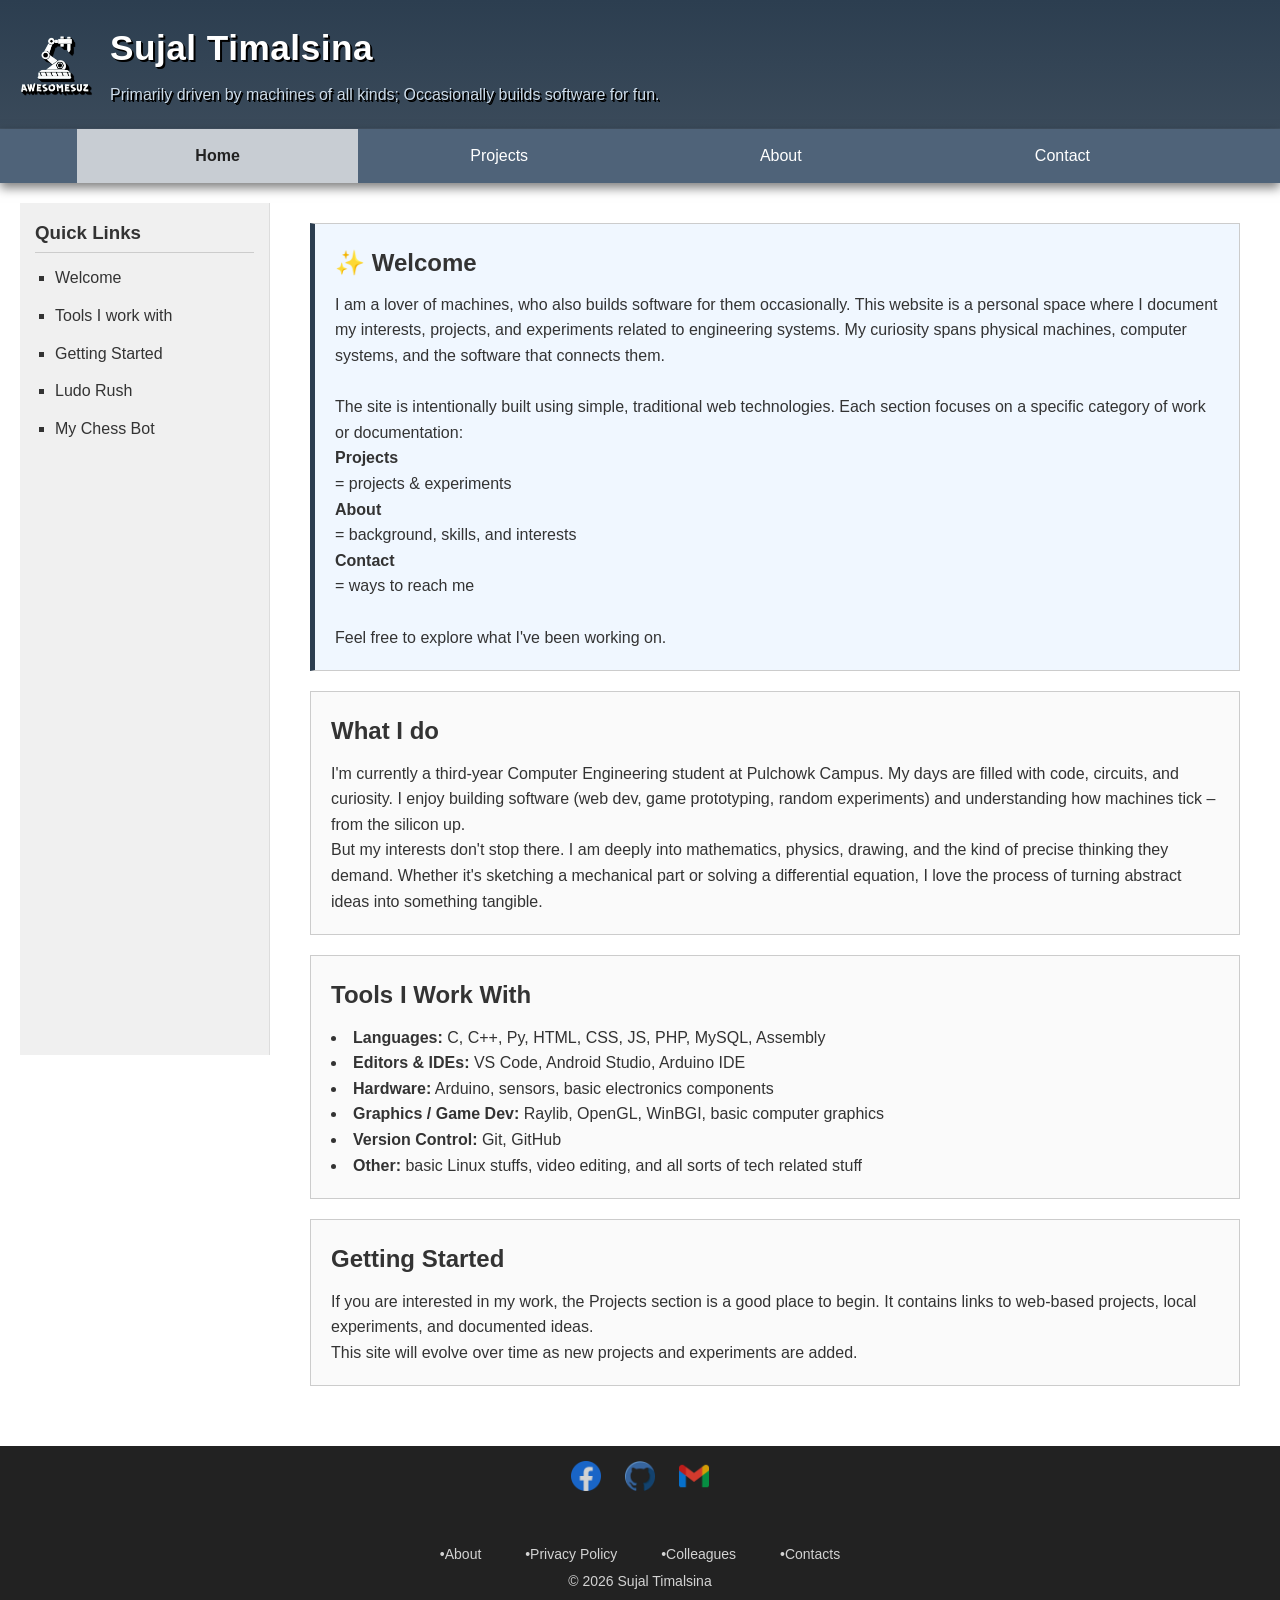
<file: index.html>
<!DOCTYPE html>
<html lang="en">
<head>
    <meta charset="UTF-8">
    <meta name="viewport" content="width=device-width, initial-scale=1.0">
    <meta name="google-adsense-account" content="ca-pub-1190112869722832">
    <script async src="https://pagead2.googlesyndication.com/pagead/js/adsbygoogle.js?client=ca-pub-1190112869722832"
     crossorigin="anonymous"></script>
    <title>Sujal Timalsina | Home</title>
    <link rel="stylesheet" href="css/style.css">
    <link rel="icon" href="images/favicon.png" type="image/png">
</head>
<body>
<div class="container">

    <header class="site-header">
        <img src="images/logo.png" alt="Logo" class="site-logo">
        <div class="site-title">
            <h1>Sujal Timalsina</h1>
            <p>
                Primarily driven by machines of all kinds; Occasionally builds software for fun.
            </p>
        </div>
    </header>

    <!-- Full navigation – visible on desktop -->
    <nav id="full-nav">
        <ul>
            <li><a href="index.html" class="active">Home</a></li>
            <li><a href="projects.html">Projects</a></li>
            <li><a href="about.html">About</a></li>
            <li><a href="contact.html">Contact</a></li>
        </ul>
    </nav>

    <nav id="collapsed-nav">
        <span class="current-page">Home</span>
        <button class="nav-toggle" aria-label="Toggle navigation">☰</button>       
    </nav>

    <!-- Implemented this as a separate part -->
    <div id="mobile-drawer">
            <a href="projects.html">Projects</a>
            <a href="about.html">About</a>
            <a href="contact.html">Contact</a>
    </div>

    <div class="main">
        <aside>
            <h3>Quick Links</h3>
            <ul>
                <li><a href="#welcome">Welcome</a></li>
                <li><a href="#tools">Tools I work with</a></li>
                <li><a href="#getting-started">Getting Started</a></li>
                <li><a href="projects.html#ludo">Ludo Rush</a></li>
                <li><a href="projects.html#chess-bot">My Chess Bot</a></li>
            </ul>
        </aside>

        <section class="content">
            <div class="box overview-box" id="welcome">
                <h2>✨ Welcome</h2>
                <p>
                    I am a lover of machines, who also builds software for them occasionally.
                    This website is a personal space where I document my interests,
                    projects, and experiments related to engineering systems.
                    My curiosity spans physical machines, computer systems, and
                    the software that connects them.
                </p>
                <br>
                <p>
                    The site is intentionally built using simple, traditional web technologies.
                    Each section focuses on a specific category of work or documentation:
                </p>
                <p class="site-nav-item">
                    <strong>Projects</strong><br>
                    <span class="site-nav-desc">= projects & experiments</span>
                </p>
                <p class="site-nav-item">
                    <strong>About</strong><br>
                    <span class="site-nav-desc">= background, skills, and interests</span>
                </p>
                <p class="site-nav-item">
                    <strong>Contact</strong><br>
                    <span class="site-nav-desc">= ways to reach me</span>
                </p>
                <br>
                <p>
                    Feel free to explore what I've been working on.
                </p>
            </div>

            <div class="box">
                <h2>What I do</h2>
                <p>
                    I'm currently a third-year Computer Engineering student at Pulchowk Campus. 
                    My days are filled with code, circuits, and curiosity. I enjoy building software 
                    (web dev, game prototyping, random experiments) and understanding how machines tick – 
                    from the silicon up.
                </p>
                <p>
                    But my interests don't stop there. I am deeply into mathematics, physics,
                    drawing, and the kind of precise thinking they demand. 
                    Whether it's sketching a mechanical part or solving a differential equation, 
                    I love the process of turning abstract ideas into something tangible.
                </p>
            </div>

            <div class="box" id="tools">
                <h2>Tools I Work With</h2>
                <ul>
                    <li><strong>Languages:</strong> C, C++, Py, HTML, CSS, JS, PHP, MySQL, Assembly</li>
                    <li><strong>Editors & IDEs:</strong> VS Code, Android Studio, Arduino IDE</li>
                    <li><strong>Hardware:</strong> Arduino, sensors, basic electronics components</li>
                    <li><strong>Graphics / Game Dev:</strong> Raylib, OpenGL, WinBGI, basic computer graphics</li>
                    <li><strong>Version Control:</strong> Git, GitHub</li>
                    <li><strong>Other:</strong> basic Linux stuffs, video editing, and all sorts of tech related stuff</li>
                </ul>
            </div>

            <div class="box" id="getting-started">
                <h2>Getting Started</h2>
                <p>
                    If you are interested in my work, the Projects section is a good
                    place to begin. It contains links to web-based projects, local
                    experiments, and documented ideas.
                </p>
                <p>
                    This site will evolve over time as new projects and experiments
                    are added.
                </p>
            </div>

        </section>
    </div>

    <footer>
        <div class="social-icons">
            <a href="https://facebook.com/tmcna.sujal" target="_blank">
                <img src="images/facebook.png" alt="Facebook">
            </a>
            <a href="https://github.com/awesomesuz" target="_blank">
                <img src="images/github.png" alt="GitHub">
            </a>
            <a href="mailto:sujaltmcna@gmail.com">
                <img src="images/gmail.png" alt="Gmail">
            </a>
        </div>

        <div class="footer-links">
            <a href="about.html">•About</a>
            <a href="privacy.html">•Privacy Policy</a>
            <a href="colleagues.html">•Colleagues</a>
            <a href="contact.html">•Contacts</a>
        </div>

        <div class="copyright">
            © 2026 Sujal Timalsina
        </div>
    </footer>

</div>

<script src="js/main.js"></script>
</body>
</html>
</file>
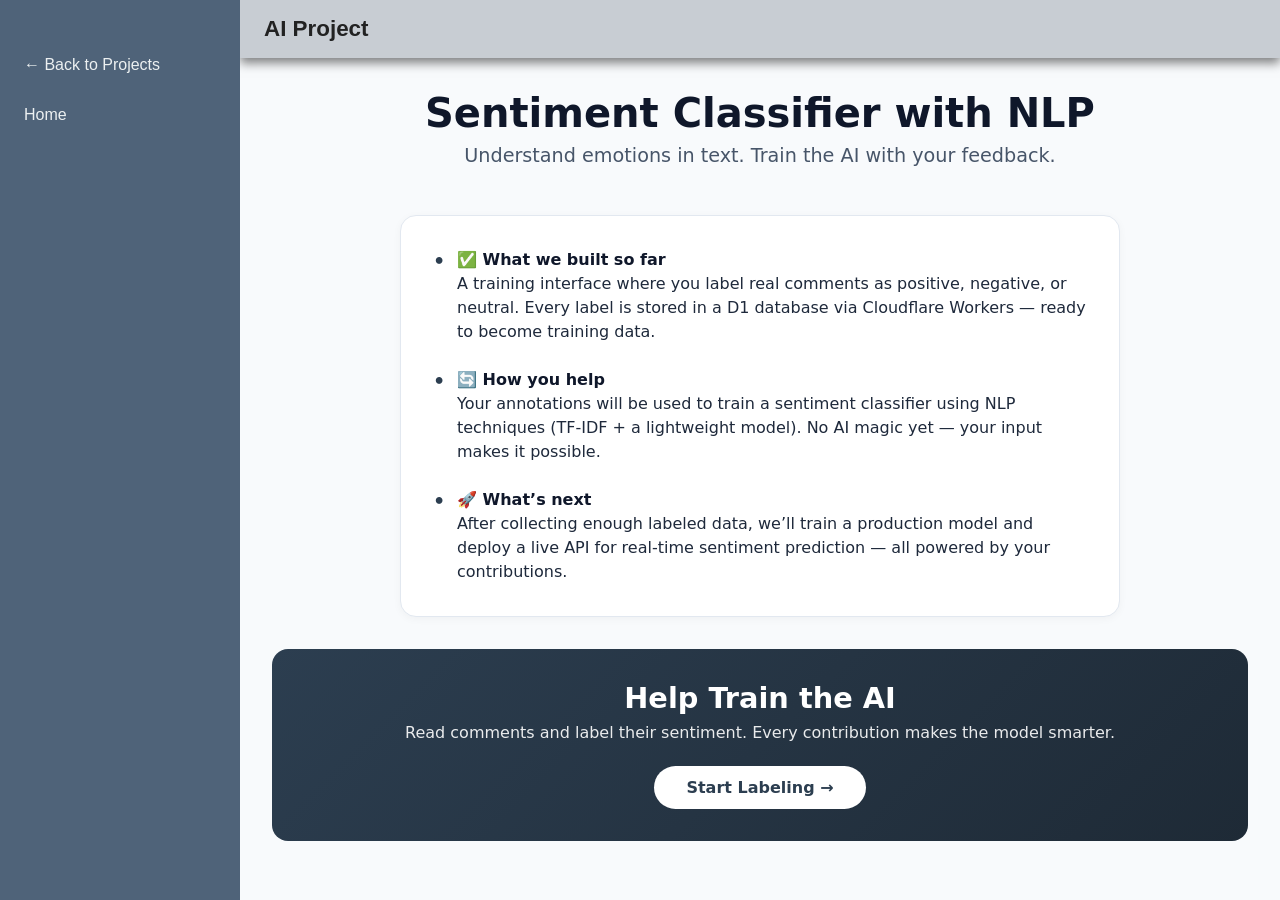
<file: projects/aiproject/index.html>
<!DOCTYPE html>
<html lang="en">
<head>
    <meta charset="UTF-8">
    <meta name="viewport" content="width=device-width, initial-scale=1.0">
    <title>Sujal Timalsina | AI</title>
    <link rel="stylesheet" href="../../css/projects.css">
    <link rel="stylesheet" href="style.css">
</head>
<body>
    <div class="project-layout">
        <aside class="project-sidebar">
            <ul>
                <li><a href="../../projects.html">← Back to Projects</a></li>
                <li><a href="../../index.html">Home</a></li>
            </ul>
        </aside>
        <div class="project-content">
            <header class="project-header">
                <button class="menu-toggle" aria-label="Menu">☰</button>
                <h1>AI Project</h1>
            </header>
            
            <main class="project-main">
                
                <div class="main-title">
                    <h1>Sentiment Classifier with NLP</h1>
                    <p class="tagline">Understand emotions in text. Train the AI with your feedback.</p>
                </div>

                <div class="simple-feature-box">
                    <ul>
                        <li><strong>✅ What we built so far</strong><br>A training interface where you label real comments as positive, negative, or neutral. Every label is stored in a D1 database via Cloudflare Workers — ready to become training data.</li>
                        <li><strong>🔄 How you help</strong><br>Your annotations will be used to train a sentiment classifier using NLP techniques (TF‑IDF + a lightweight model). No AI magic yet — your input makes it possible.</li>
                        <li><strong>🚀 What’s next</strong><br>After collecting enough labeled data, we’ll train a production model and deploy a live API for real‑time sentiment prediction — all powered by your contributions.</li>
                    </ul>
                </div>

                <!-- (links to train.html) -->
                <div class="cta-section">
                    <h2>Help Train the AI</h2>
                    <p>Read comments and label their sentiment. Every contribution makes the model smarter.</p>
                    <a href="train.html" class="cta-button">Start Labeling →</a>
                </div>
            </main>
        </div>
    </div>
    <script src="../../js/projects.js"></script>
</body>
</html>
</file>
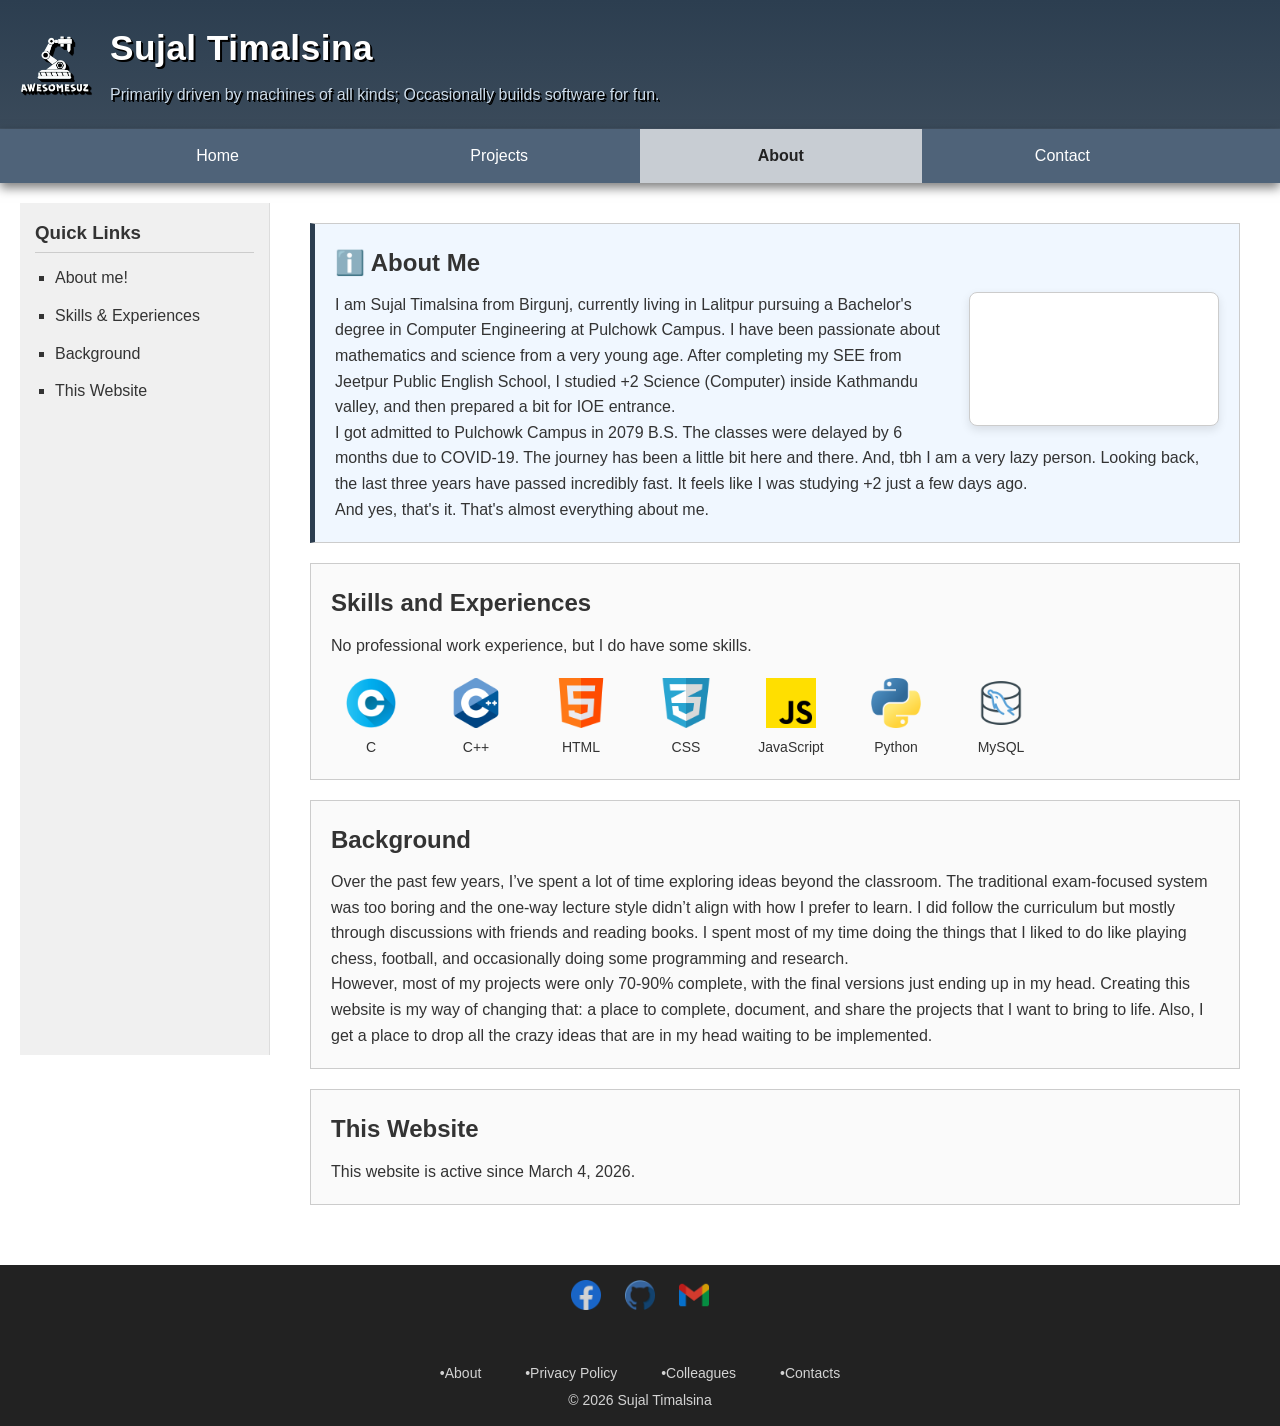
<file: about.html>
<!DOCTYPE html>
<html lang="en">
<head>
    <meta charset="UTF-8">
    <meta name="viewport" content="width=device-width, initial-scale=1.0">
    <meta name="google-adsense-account" content="ca-pub-1190112869722832">
    <script async src="https://pagead2.googlesyndication.com/pagead/js/adsbygoogle.js?client=ca-pub-1190112869722832"
     crossorigin="anonymous"></script>
    <title>Sujal Timalsina | About</title>
    <link rel="stylesheet" href="css/style.css">
    <link rel="icon" href="images/favicon.png" type="image/png">
</head>
<body>
<div class="container">

    <header class="site-header">
        <img src="images/logo.png" alt="Logo" class="site-logo">
        <div class="site-title">
            <h1>Sujal Timalsina</h1>
            <p>Primarily driven by machines of all kinds; Occasionally builds software for fun.</p>
        </div>
    </header>

    <nav id="full-nav">
        <ul>
            <li><a href="index.html">Home</a></li>
            <li><a href="projects.html">Projects</a></li>
            <li><a href="about.html" class="active">About</a></li>
            <li><a href="contact.html">Contact</a></li>
        </ul>
    </nav>

    <!-- Collapsed navigation – visible on mobile -->
    <nav id="collapsed-nav">
        <span class="current-page">About</span>
        <button class="nav-toggle" aria-label="Toggle navigation">☰</button>
    </nav>

    <!-- Mobile drawer -->
    <div id="mobile-drawer">
        <a href="index.html">Home</a>
        <a href="projects.html">Projects</a>
        <a href="contact.html">Contact</a>
    </div>

    <div class="main">
        <aside>
            <h3>Quick Links</h3>
            <ul>
                <li><a href="#about-me">About me!</a></li>
                <li><a href="#skills">Skills & Experiences</a></li>
                <li><a href="#background">Background</a></li>
                <li><a href="#this-website">This Website</a></li>
            </ul>
        </aside>

        <section class="content">

            <div class="box overview-box" id="about-me">
                <h2>ℹ️ About Me</h2>

                <div class="about-image-box">
                    <video src="images/me.mp4" autoplay loop muted>
    			Your browser does not support the video tag.
		    </video>
                </div>

                <p>
                    I am Sujal Timalsina from Birgunj, currently living in Lalitpur pursuing a Bachelor's degree in 
                    Computer Engineering at Pulchowk Campus. I have been passionate about mathematics and science 
                    from a very young age. After completing my SEE from Jeetpur Public English School, I studied 
                    +2 Science (Computer) inside Kathmandu valley, and then prepared a bit for IOE entrance.
                </p>
                <p>
                    I got admitted to Pulchowk Campus in 2079 B.S. The classes were delayed by 6 months due to COVID-19. 
                    The journey has been a little bit here and there. And, tbh I am a very lazy person.
                    Looking back, the last three years have passed incredibly fast. It feels like I was studying
                    +2 just a few days ago.
                </p>
                <p>
                    And yes, that's it. That's almost everything about me. 
                </p>
            </div>

            <div class="box" id="skills">
                <h2>Skills and Experiences</h2>

                <p>No professional work experience, but I do have some skills.</p>

                <div class="skills-container">
                    <div class="skill">
                        <img src="images/skills/c.png" alt="C">
                        <span>C</span>
                    </div>
                    <div class="skill">
                        <img src="images/skills/cpp.png" alt="C++">
                        <span>C++</span>
                    </div>
                    <div class="skill">
                        <img src="images/skills/html.png" alt="HTML">
                        <span>HTML</span>
                    </div>
                    <div class="skill">
                        <img src="images/skills/css.png" alt="CSS">
                        <span>CSS</span>
                    </div>
                    <div class="skill">
                        <img src="images/skills/js.png" alt="JavaScript">
                        <span>JavaScript</span>
                    </div>
		    <div class="skill">
                        <img src="images/skills/python.png" alt="Python">
                        <span>Python</span>
                    </div>
		    <div class="skill">
                        <img src="images/skills/mysql.png" alt="MySql">
                        <span>MySQL</span>
                    </div>

                </div>
            </div>

            <div class="box" id="background">
                <h2>Background</h2>
                <p>
                    Over the past few years, I’ve spent a lot of time exploring ideas beyond the classroom. The 
                    traditional exam-focused system was too boring and the one-way lecture style didn’t align 
                    with how I prefer to learn. I did follow the curriculum but mostly through discussions with 
                    friends and reading books. I spent most of my time doing the things that I liked
                    to do like playing chess, football, and occasionally doing some programming and research.
                </p>
                <p>
                    However, most of my projects were only 70-90% complete, with the final versions just ending up 
                    in my head. Creating this website is my way of changing that: a place to complete, document, 
                    and share the projects that I want to bring to life. Also, I get a place to drop all the crazy 
                    ideas that are in my head waiting to be implemented.
                </p>
            </div>

            <div class="box" id="this-website">
                <h2>This Website</h2>
                <p>This website is active since March 4, 2026.</p>
            </div>

        </section>
    </div>

    <footer>
        <div class="social-icons">
            <a href="https://facebook.com/tmcna.sujal" target="_blank">
                <img src="images/facebook.png" alt="Facebook">
            </a>
            <a href="https://github.com/awesomesuz" target="_blank">
                <img src="images/github.png" alt="GitHub">
            </a>
            <a href="mailto:sujaltmcna@gmail.com">
                <img src="images/gmail.png" alt="Gmail">
            </a>
        </div>

        <div class="footer-links">
            <a href="about.html">•About</a>
            <a href="privacy.html">•Privacy Policy</a>
            <a href="colleagues.html">•Colleagues</a>
            <a href="contact.html">•Contacts</a>
        </div>

        <div class="copyright">
            © 2026 Sujal Timalsina
        </div>
    </footer>

</div>

<script src="js/main.js"></script>
</body>
</html>
</file>
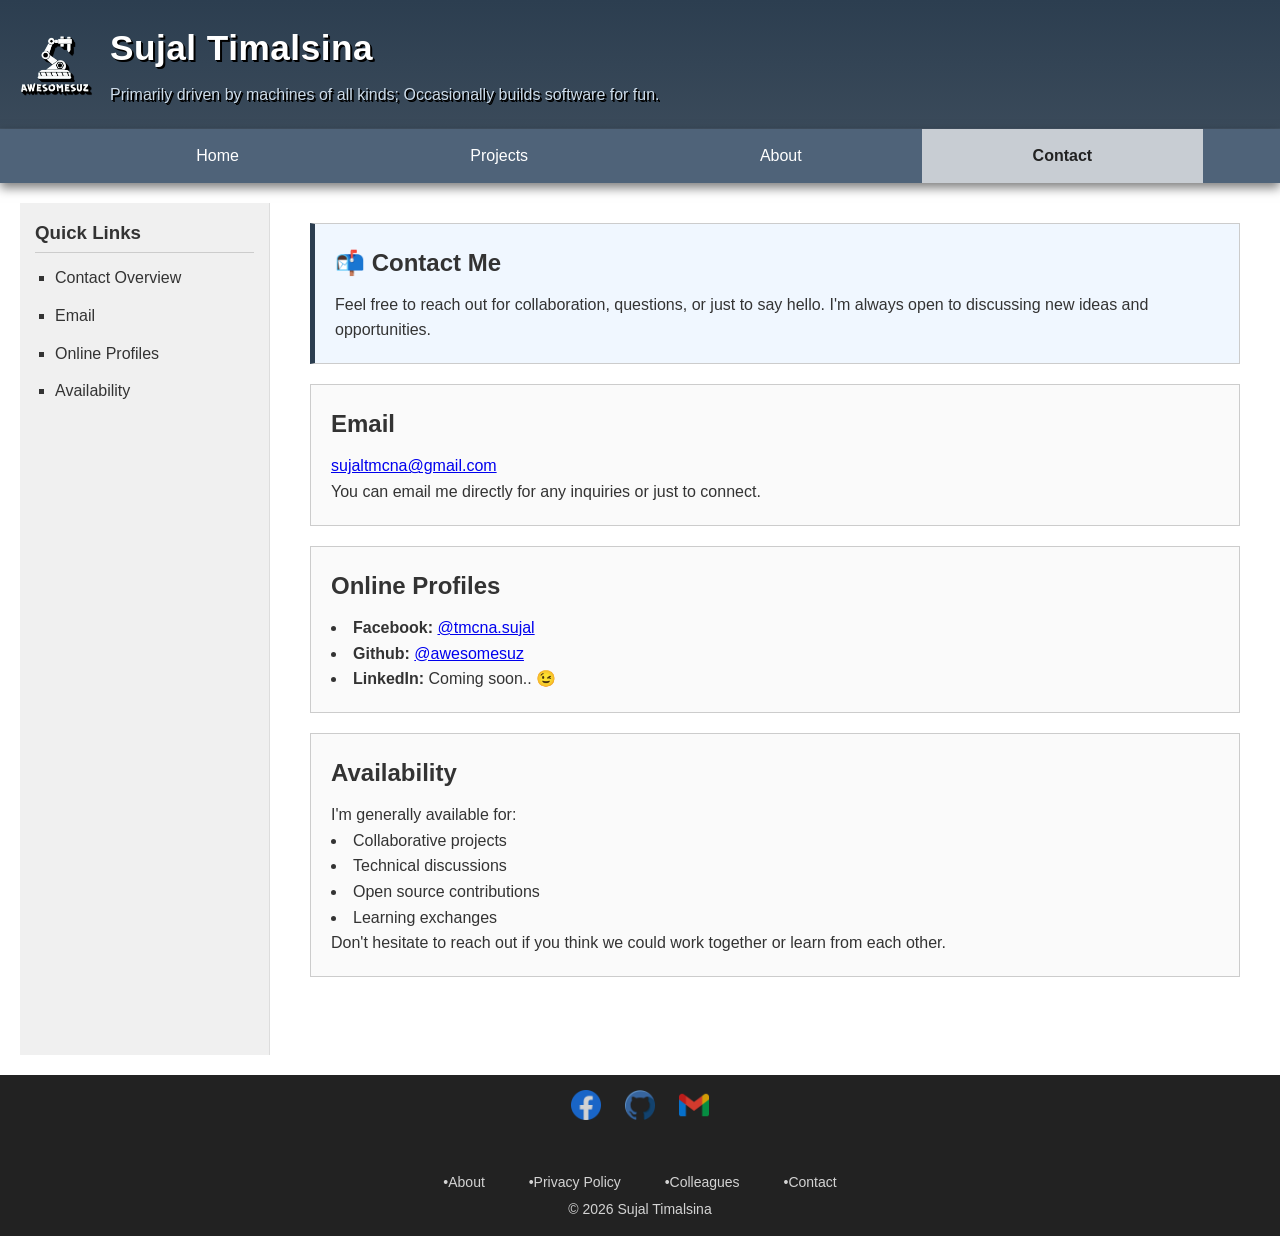
<file: contact.html>
<!DOCTYPE html>
<html lang="en">
<head>
    <meta charset="UTF-8">
    <meta name="viewport" content="width=device-width, initial-scale=1.0">
    <meta name="google-adsense-account" content="ca-pub-1190112869722832">
    <script async src="https://pagead2.googlesyndication.com/pagead/js/adsbygoogle.js?client=ca-pub-1190112869722832"
     crossorigin="anonymous"></script>
    <title>Sujal Timalsina | Contact</title>
    <link rel="stylesheet" href="css/style.css">
    <link rel="icon" href="images/favicon.png" type="image/png">
</head>
<body>
<div class="container">

    <header class="site-header">
        <img src="images/logo.png" alt="Logo" class="site-logo">
        <div class="site-title">
            <h1>Sujal Timalsina</h1>
            <p>Primarily driven by machines of all kinds; Occasionally builds software for fun.</p>
        </div>
    </header>

    <!-- Full navigation – visible on desktop -->
    <nav id="full-nav">
        <ul>
            <li><a href="index.html">Home</a></li>
            <li><a href="projects.html">Projects</a></li>
            <li><a href="about.html">About</a></li>
            <li><a href="contact.html" class="active">Contact</a></li>
        </ul>
    </nav>

    <!-- Collapsed navigation – visible on mobile -->
    <nav id="collapsed-nav">
        <span class="current-page">Contact</span>
        <button class="nav-toggle" aria-label="Toggle navigation">☰</button>
    </nav>

    <!-- Mobile drawer -->
    <div id="mobile-drawer">
        <a href="index.html">Home</a>
        <a href="projects.html">Projects</a>
        <a href="about.html">About</a>
    </div>

    <div class="main">
        <aside>
            <h3>Quick Links</h3>
            <ul>
                <li><a href="#contact-overview">Contact Overview</a></li>
                <li><a href="#email">Email</a></li>
                <li><a href="#online-profiles">Online Profiles</a></li>
                <li><a href="#availability">Availability</a></li>
            </ul>
        </aside>

        <section class="content">

            <div class="box overview-box" id="contact-overview">
                <h2>📬 Contact Me</h2>
                <p>
                    Feel free to reach out for collaboration, questions, or just to say hello.
                    I'm always open to discussing new ideas and opportunities.
                </p>
            </div>

            <div class="box" id="email">
                <h2>Email</h2>
                <p><a href="mailto:sujaltmcna@gmail.com">sujaltmcna@gmail.com</a></p>
                <p>You can email me directly for any inquiries or just to connect.</p>
            </div>

            <div class="box" id="online-profiles">
                <h2>Online Profiles</h2>
                <ul>
                    <li><strong>Facebook:</strong> <a href="https://facebook.com/tmcna.sujal" target="_blank">@tmcna.sujal</a></li>
                    <li><strong>Github:</strong> <a href="https://github.com/awesomesuz" target="_blank">@awesomesuz</a></li>
                    <li><strong>LinkedIn:</strong> Coming soon.. 😉</li>
                </ul>
            </div>

            <div class="box" id="availability">
                <h2>Availability</h2>
                <p>
                    I'm generally available for:
                </p>
                <ul>
                    <li>Collaborative projects</li>
                    <li>Technical discussions</li>
                    <li>Open source contributions</li>
                    <li>Learning exchanges</li>
                </ul>
                <p>
                    Don't hesitate to reach out if you think we could work together or learn from each other.
                </p>
            </div>

        </section>
    </div>

    <footer>
        <div class="social-icons">
            <a href="https://facebook.com/tmcna.sujal" target="_blank">
                <img src="images/facebook.png" alt="Facebook">
            </a>
            <a href="https://github.com/awesomesuz" target="_blank">
                <img src="images/github.png" alt="GitHub">
            </a>
            <a href="mailto:sujaltmcna@gmail.com">
                <img src="images/gmail.png" alt="Gmail">
            </a>
        </div>

        <div class="footer-links">
            <a href="about.html">•About</a>
            <a href="privacy.html">•Privacy Policy</a>
            <a href="colleagues.html">•Colleagues</a>
            <a href="contact.html">•Contact</a>
        </div>

        <div class="copyright">
            © 2026 Sujal Timalsina
        </div>
    </footer>

</div>

<script src="js/main.js"></script>
</body>
</html>
</file>
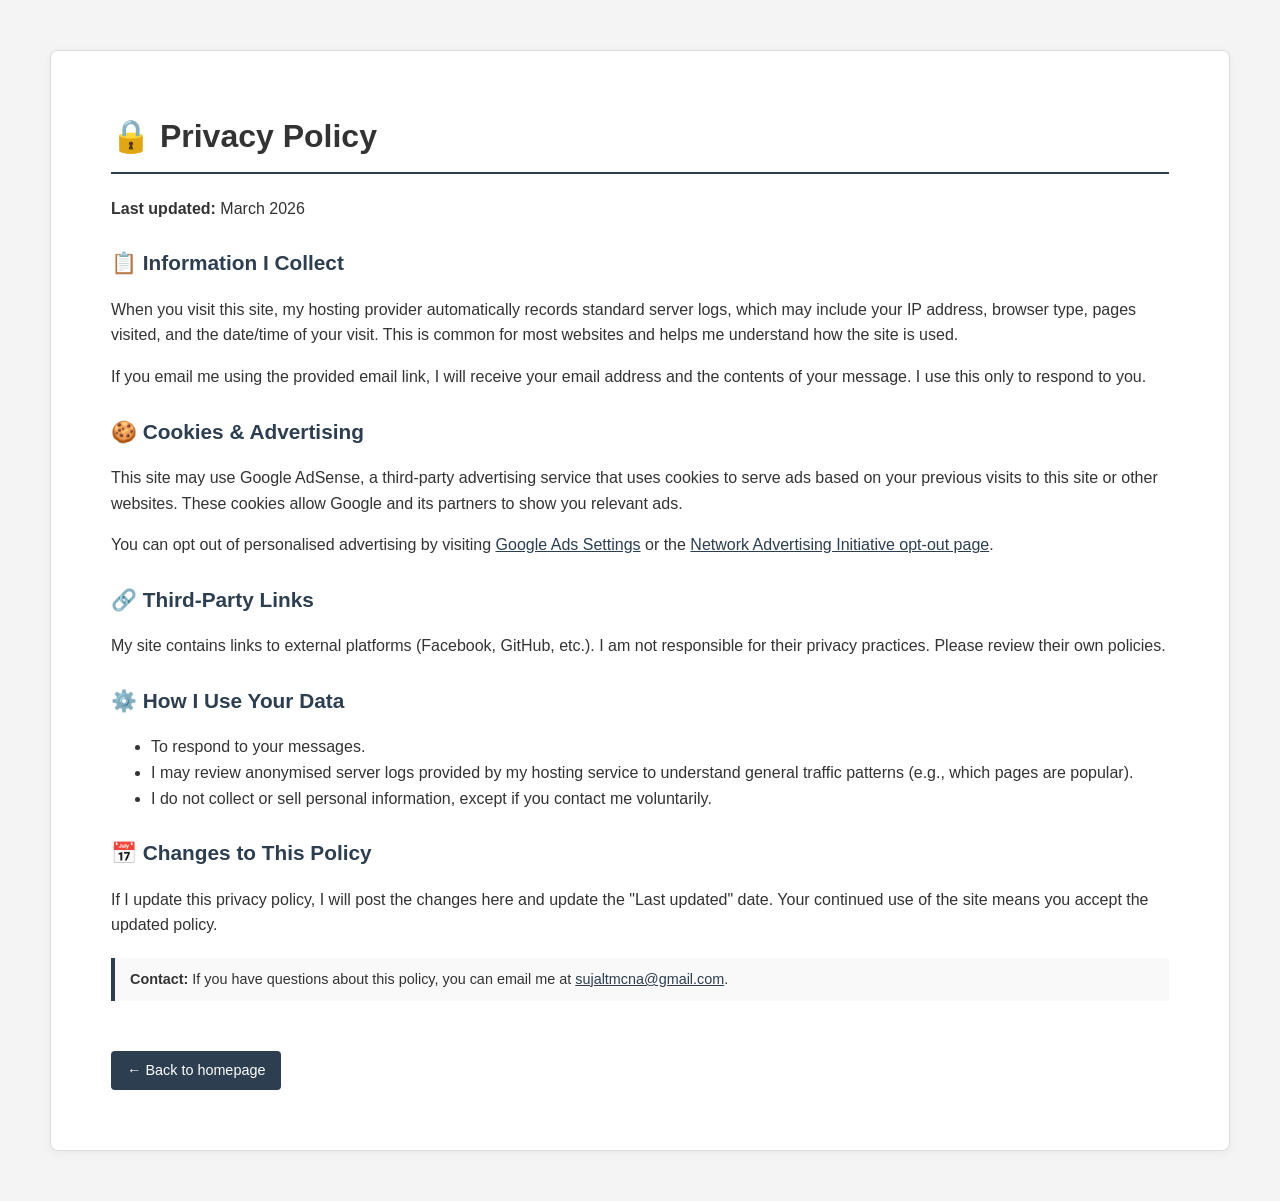
<file: privacy.html>
<!DOCTYPE html>
<html lang="en">
<head>
    <meta charset="UTF-8">
    <meta name="viewport" content="width=device-width, initial-scale=1.0">
    <meta name="google-adsense-account" content="ca-pub-1190112869722832">
    <script async src="https://pagead2.googlesyndication.com/pagead/js/adsbygoogle.js?client=ca-pub-1190112869722832"
     crossorigin="anonymous"></script>
    <title>Privacy Policy | Sujal Timalsina</title>
    <link rel="stylesheet" href="css/privacy.css">
    <link rel="icon" href="images/favicon.png" type="image/png">
</head>
<body>
    <div class="policy-container">
        <h1>🔒 Privacy Policy</h1>
        <p><strong>Last updated:</strong> March 2026</p>

        <h2>📋 Information I Collect</h2>
        <p>When you visit this site, my hosting provider automatically records standard server logs, 
            which may include your IP address, browser type, pages visited, and the date/time of your 
            visit. This is common for most websites and helps me understand how the site is used.</p>
        <p>If you email me using the provided email link, I will receive your email address and the 
            contents of your message. I use this only to respond to you.</p>

        <h2>🍪 Cookies & Advertising</h2>
        <p>This site may use Google AdSense, a third-party advertising service that uses cookies to serve 
            ads based on your previous visits to this site or other websites. These cookies allow Google 
            and its partners to show you relevant ads.</p>
        <p>You can opt out of personalised advertising by visiting <a href="https://www.google.com/settings/ads" 
            target="_blank">Google Ads Settings</a> or the <a href="https://www.aboutads.info/choices/" 
            target="_blank">Network Advertising Initiative opt-out page</a>.</p>

        <h2>🔗 Third-Party Links</h2>
        <p>My site contains links to external platforms (Facebook, GitHub, etc.). I am not responsible for their 
            privacy practices. Please review their own policies.</p>

        <h2>⚙️ How I Use Your Data</h2>
        <ul>
            <li>To respond to your messages.</li>
            <li>I may review anonymised server logs provided by my hosting service to understand general traffic 
                patterns (e.g., which pages are popular).</li>
            <li>I do not collect or sell personal information, except if you contact me voluntarily.</li>
        </ul>

        <h2>📅 Changes to This Policy</h2>
        <p>If I update this privacy policy, I will post the changes here and update the "Last updated" date. Your 
            continued use of the site means you accept the updated policy.</p>

        <div class="note">
            <strong>Contact:</strong> If you have questions about this policy, you can email me at 
            <a href="mailto:sujaltmcna@gmail.com">sujaltmcna@gmail.com</a>.
        </div>

        <a href="index.html" class="back-link">← Back to homepage</a>
    </div>
</body>
</html>
</file>
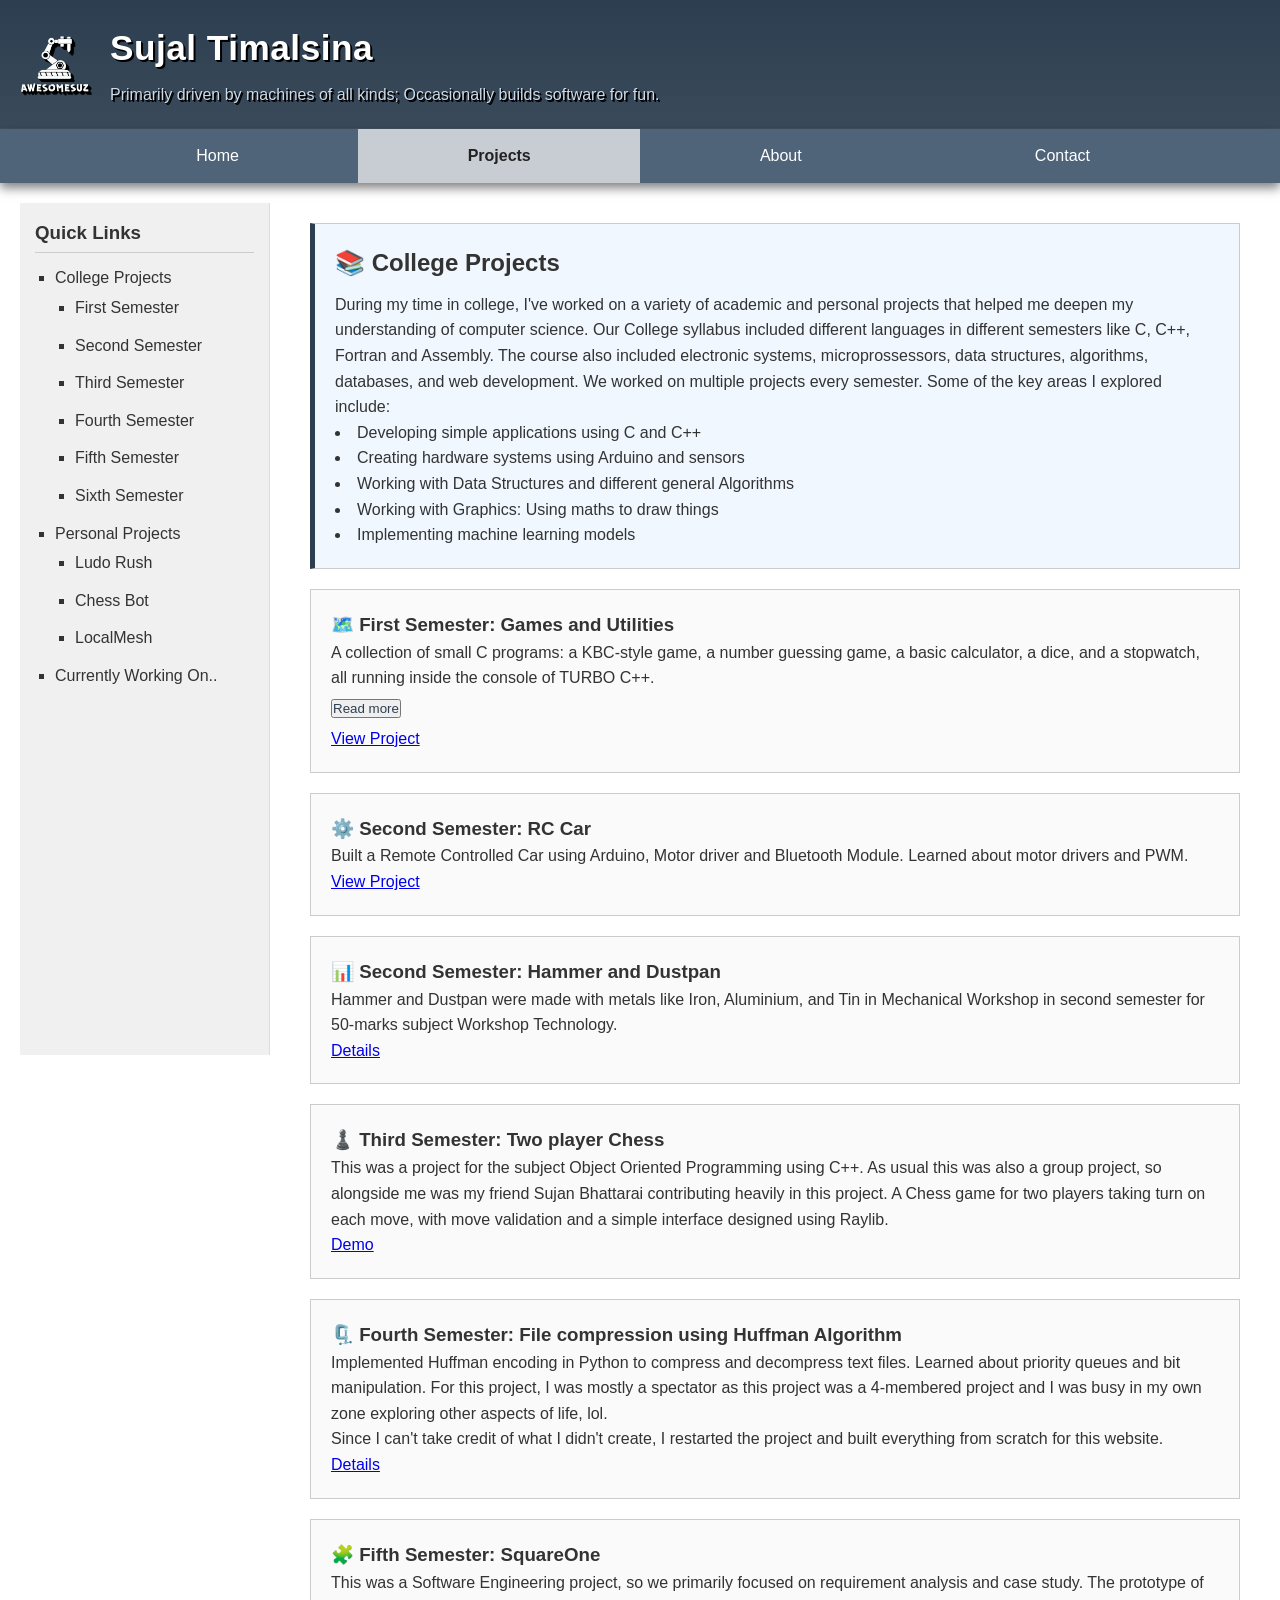
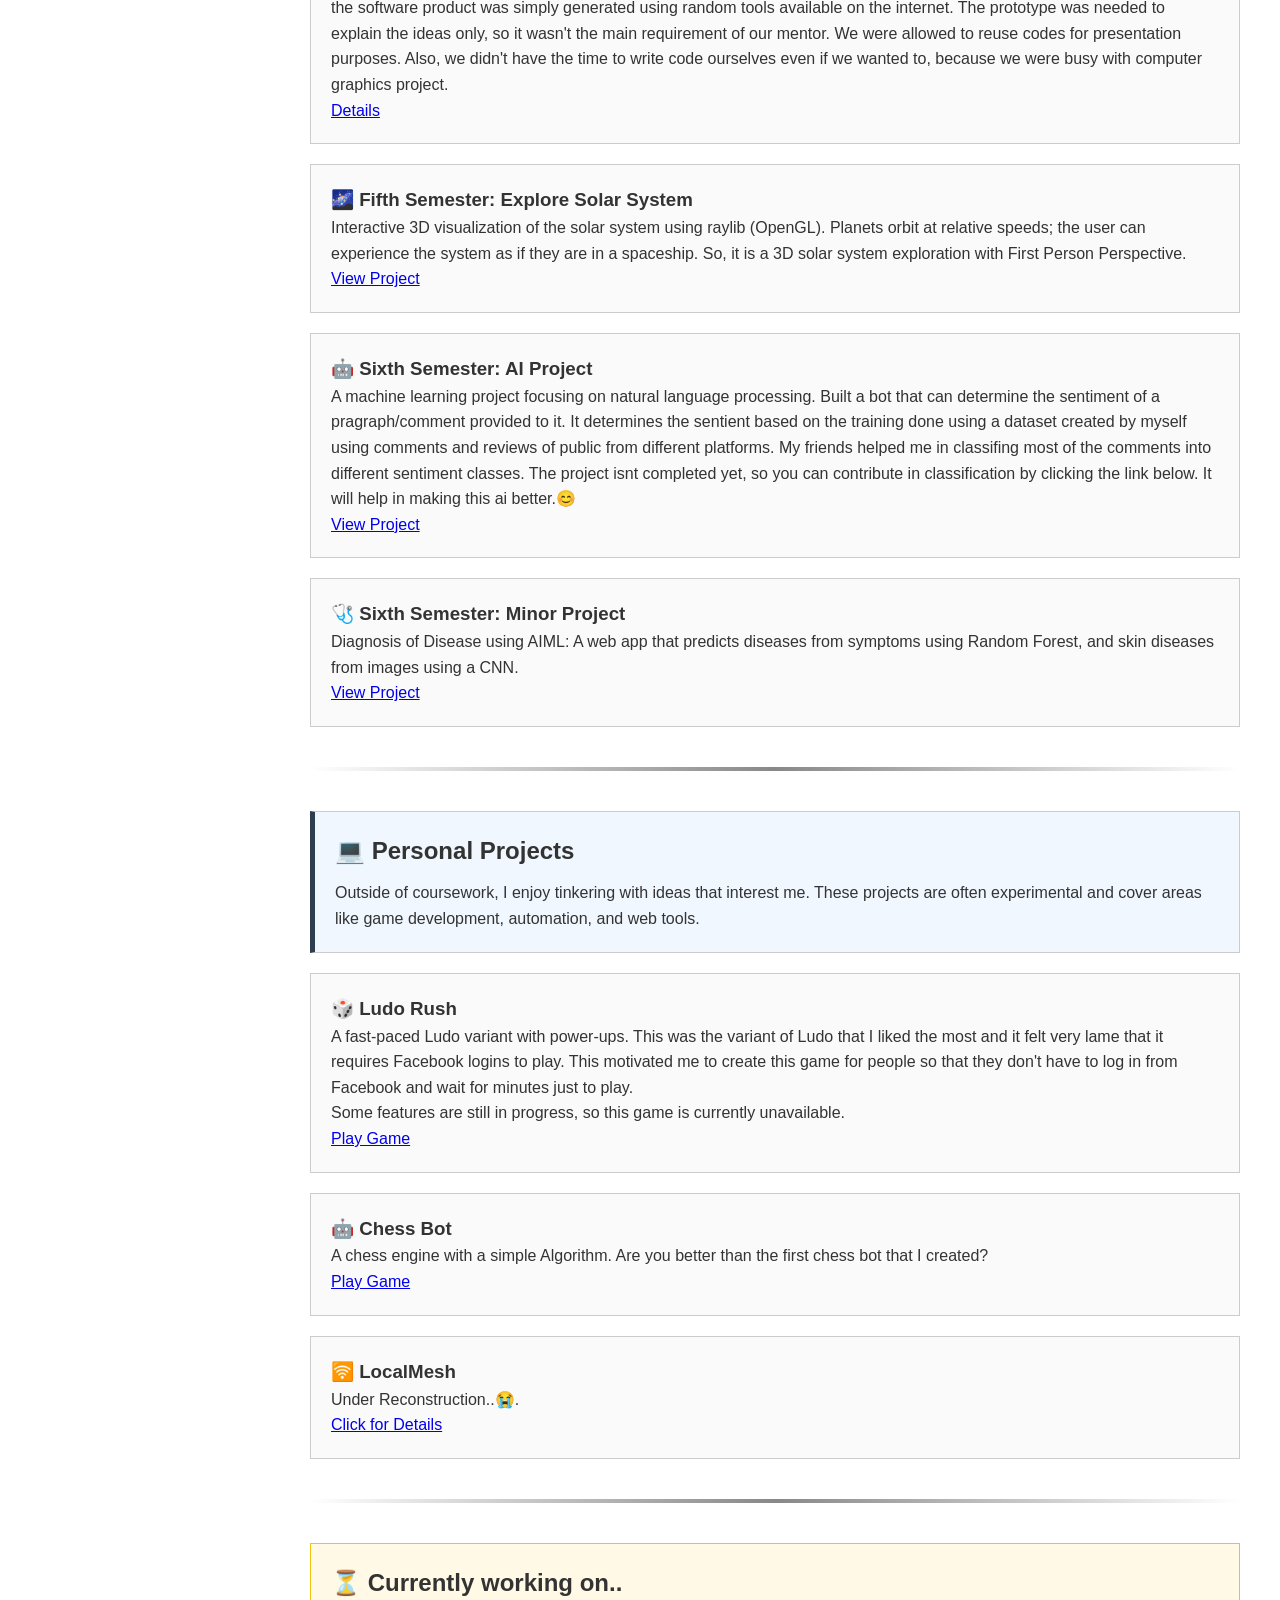
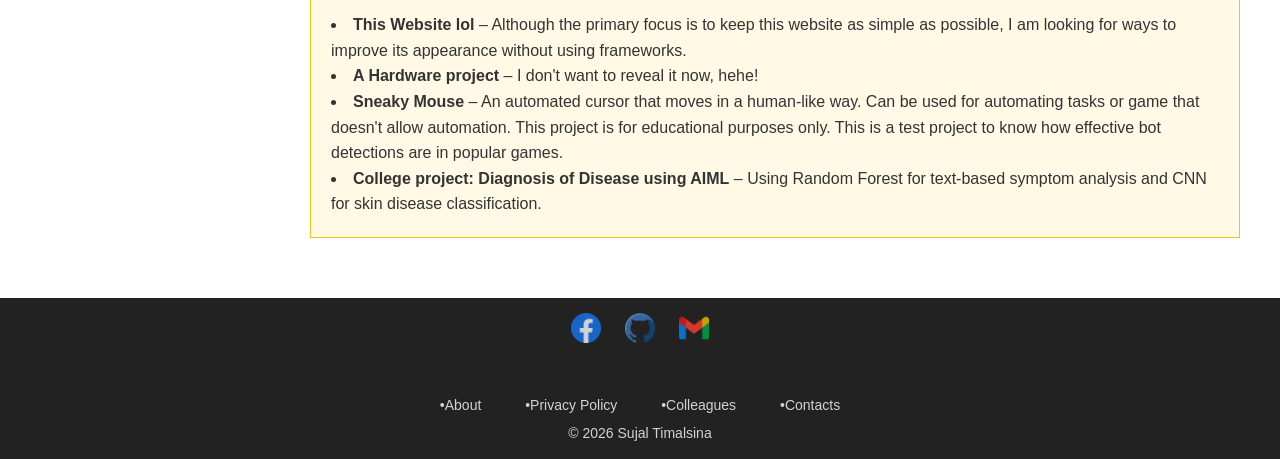
<file: projects.html>
<!DOCTYPE html>
<html lang="en">
<head>
    <meta charset="UTF-8">
    <meta name="viewport" content="width=device-width, initial-scale=1.0">
    <meta name="google-adsense-account" content="ca-pub-1190112869722832">
    <script async src="https://pagead2.googlesyndication.com/pagead/js/adsbygoogle.js?client=ca-pub-1190112869722832"
     crossorigin="anonymous"></script>
    <title>Sujal Timalsina | Projects</title>
    <link rel="stylesheet" href="css/style.css">
    <link rel="icon" href="images/favicon.png" type="image/png">
</head>
<body>
<div class="container">

    <header class="site-header">
        <img src="images/logo.png" alt="Logo" class="site-logo">
        <div class="site-title">
            <h1>Sujal Timalsina</h1>
            <p>Primarily driven by machines of all kinds; Occasionally builds software for fun.</p>
        </div>
    </header>

    <!-- Full navigation – visible on desktop -->
    <nav id="full-nav">
        <ul>
            <li><a href="index.html">Home</a></li>
            <li><a href="projects.html" class="active">Projects</a></li>
            <li><a href="about.html">About</a></li>
            <li><a href="contact.html">Contact</a></li>
        </ul>
    </nav>

    <!-- Collapsed navigation – visible on mobile -->
    <nav id="collapsed-nav">
        <span class="current-page">Projects</span>
        <button class="nav-toggle" aria-label="Toggle navigation">☰</button>
    </nav>

    <!-- Mobile drawer -->
    <div id="mobile-drawer">
        <a href="index.html">Home</a>
        <a href="about.html">About</a>
        <a href="contact.html">Contact</a>
    </div>

    <div class="main">

        <aside>
            <h3>Quick Links</h3>
            <ul>
                <li><a href="#college-overview">College Projects</a>
                    <ul>
                        <li><a href="#first-semester">First Semester</a></li>
                        <li><a href="#second-rc">Second Semester</a></li>
                        <li><a href="#third-chess">Third Semester</a></li>
                        <li><a href="#fourth-huffman">Fourth Semester</a></li>
                        <li><a href="#fifth-squareone">Fifth Semester</a></li>
                        <li><a href="#sixth-ai">Sixth Semester</a></li>
                    </ul>
                </li>
                <li><a href="#personal-overview">Personal Projects</a>
                    <ul>
                        <li><a href="#ludo">Ludo Rush</a></li>
                        <li><a href="#chess-bot">Chess Bot</a></li>
                        <li><a href="#localmesh">LocalMesh</a></li>
                    </ul>
                </li>
                <li><a href="#working-on">Currently Working On..</a></li>
            </ul>
        </aside>

        <section class="content">

            <div class="box overview-box" id="college-overview">
                <h2>📚 College Projects</h2>
                <p>
                    During my time in college, I've worked on a variety of academic and personal projects 
                    that helped me deepen my understanding of computer science. Our College syllabus included
                    different languages in different semesters like C, C++, Fortran and Assembly. The course 
                    also included electronic systems, microprossessors, data structures, algorithms, 
                    databases, and web development. We worked on multiple projects every
                    semester. Some of the key areas I explored include:
                </p>
                <ul>
                    <li>Developing simple applications using C and C++</li>
                    <li>Creating hardware systems using Arduino and sensors</li>
                    <li>Working with Data Structures and different general Algorithms</li>
                    <li>Working with Graphics: Using maths to draw things</li>
                    <li>Implementing machine learning models</li>
                </ul>
            </div>

            <div class="box" id="first-semester">
                <h3>🗺️ First Semester: Games and Utilities</h3>
                <p>
                    A collection of small C programs: a KBC-style game, a number guessing game, a basic 
                    calculator, a dice, and a stopwatch, all running inside the console of TURBO C++.
                </p>
                <!-- Read More Button -->
                <button class="read-more-btn" onclick="toggleReadMore(this)">Read more</button>
                <div class="more-content">
                    <p>
                        For this subject C Programming, students were asked to make a team of 4 members. 
                        Some friendly lads made their teams quickly and started working on their projects, 
                        and I was one of those waiting for teammates to be assigned randomly. During the gap, 
                        I was working on that KBC-style game, and after team got assigned, I presented this 
                        idea to create an old school console app that could be controlled only by keyboard lol.
                    </p>
                    <p>
                        There were two main reasons for why Turbo C++ was chosen. The first reason was that 
                        our college was still teaching programming in Turbo C++ in classes as well as labs 
                        in 2020s, and I didn't want to make things in something they didn't teach (What you 
                        sow, shall you reap haha). And secondly, I didn't want to explore different libraries 
                        for creating windows and User Interfaces. The Turbo C++ console was a good enough UI 
                        that could be handled by functions like clrscr() so I didn't think much and went for it 
                        to save time.
                    </p>
                </div>
                <br><a href="projects/firstsem/index.html">View Project</a>
            </div>

            <div class="box" id="second-rc">
                <h3>⚙️ Second Semester: RC Car</h3>
                <p>Built a Remote Controlled Car using Arduino, Motor driver and Bluetooth Module. Learned 
                    about motor drivers and PWM.</p>
                <a href="projects/secondsem/rccar.html">View Project</a>
            </div>

            <div class="box" id="second-hammer">
                <h3>📊 Second Semester: Hammer and Dustpan</h3>
                <p>Hammer and Dustpan were made with metals like Iron, Aluminium, and Tin in Mechanical 
                    Workshop in second semester for 50-marks subject Workshop Technology.</p>
                <a href="projects/secondsem/workshop.html">Details</a>
            </div>

            <div class="box" id="third-chess">
                <h3>♟️ Third Semester: Two player Chess</h3>
                <p>This was a project for the subject Object Oriented Programming using C++. As usual this 
                    was also a group project, so alongside me was my friend Sujan Bhattarai contributing 
                    heavily in this project. A Chess game for two players taking turn on each move, with 
                    move validation and a simple interface designed using Raylib.</p>
                <a href="projects/thirdsem/chess.html">Demo</a>
            </div>

            <div class="box" id="fourth-huffman">
                <h3>🗜️ Fourth Semester: File compression using Huffman Algorithm</h3>
                <p>Implemented Huffman encoding in Python to compress and decompress text files. Learned about 
                    priority queues and bit manipulation. For this project, I was mostly a spectator as this 
                    project was a 4‑membered project and I was busy in my own zone exploring other
                    aspects of life, lol.</p>
                <p>Since I can't take credit of what I didn't create, I restarted the project and built everything 
                    from scratch for this website.</p>
                <a href="projects/fourthsem/index.html">Details</a>
            </div>

            <div class="box" id="fifth-squareone">
                <h3>🧩 Fifth Semester: SquareOne</h3>
                <p>This was a Software Engineering project, so we primarily focused on requirement analysis and case 
                    study. The prototype of the software product was simply generated using random tools available 
                    on the internet. The prototype was needed to explain the ideas only, so it wasn't the main 
                    requirement of our mentor. We were allowed to reuse codes for presentation purposes. Also, 
                    we didn't have the time to write code ourselves even if we wanted to, because we were busy 
                    with computer graphics project.</p>
                <a href="projects/fifthsem/square1.html">Details</a>
            </div>

            <div class="box" id="fifth-solar">
                <h3>🌌 Fifth Semester: Explore Solar System</h3>
                <p>Interactive 3D visualization of the solar system using raylib (OpenGL). Planets orbit 
                    at relative speeds; the user can experience the system as if they are in a spaceship. 
                    So, it is a 3D solar system exploration with First Person Perspective.</p>
                <a href="projects/fifthsem/solar.html">View Project</a>
            </div>

            <div class="box" id="sixth-ai">
                <h3>🤖 Sixth Semester: AI Project</h3>
                <p>
                    A machine learning project focusing on natural language processing. Built a bot that can 
                    determine the sentiment of a pragraph/comment provided to it. It determines the sentient 
                    based on the training done using a dataset created by myself using comments and reviews of 
                    public from different platforms. My friends helped me in classifing most of the comments 
                    into different sentiment classes. The project isnt completed yet, so you can contribute 
                    in classification by clicking the link below. It will help in making this ai better.😊
                </p>
                <a href="projects/aiproject/index.html">View Project</a>
            </div>

            <div class="box" id="sixth-minor">
                <h3>🩺 Sixth Semester: Minor Project</h3>
                <p>Diagnosis of Disease using AIML: A web app that predicts diseases from symptoms using 
                    Random Forest, and skin diseases from images using a CNN.
                </p>
                <a href="projects/minorproject/index.html">View Project</a>
            </div>

            <hr class="section-divider">

            <!-- PERSONAL PROJECTS SECTION -->
            <div class="box overview-box" id="personal-overview">
                <h2>💻 Personal Projects</h2>
                <p>
                    Outside of coursework, I enjoy tinkering with ideas that interest me. These projects are 
                    often experimental and cover areas like game development, automation, and web tools.
                </p>
            </div>

            <div class="box" id="ludo">
                <h3>🎲 Ludo Rush</h3>
                <p>A fast‑paced Ludo variant with power‑ups. This was the variant of Ludo that I liked the most 
                    and it felt very lame that it requires Facebook logins to play. This motivated me to create 
                    this game for people so that they don't have to log in from Facebook and wait for minutes 
                    just to play.</p>
                <p>Some features are still in progress, so this game is currently unavailable.</p>
                <a href="projects/personal/ludo.html">Play Game</a>
            </div>

            <div class="box" id="chess-bot">
                <h3>🤖 Chess Bot</h3>
                <p>A chess engine with a simple Algorithm. Are you better than the first chess bot that I created?</p>
                <a href="projects/personal/chess.html">Play Game</a>
            </div>

            <div class="box" id="localmesh">
                <h3>🛜 LocalMesh</h3>
                <!--
                <p>A simple application for file sharing with Apple or Android without needing internet 
                    connection or Bluetooth (BT being very slow). Written in Python.</p>
                -->
                <p>Under Reconstruction..😭.</p>
                <a href="projects/personal/localmesh.html">Click for Details</a>
            </div>

            <hr class="section-divider">

            <div class="box current-box" id="working-on">
                <h2>⏳ Currently working on..</h2>
                <ul>
                    <li><strong>This Website lol</strong> – Although the primary focus is to keep this 
                        website as simple as possible, I am looking for ways to improve its appearance 
                        without using frameworks.</li>
                    <li><strong>A Hardware project</strong> – I don't want to reveal it now, hehe!</li>
                    <li><strong>Sneaky Mouse</strong> – An automated cursor that moves in a human‑like way. 
                        Can be used for automating tasks or game that doesn't allow automation. This project 
                        is for educational purposes only. This is a test project to know how effective bot 
                        detections are in popular games.</li>
                    <li><strong>College project: Diagnosis of Disease using AIML</strong> – Using Random 
                        Forest for text‑based symptom analysis and CNN for skin disease classification.</li>
                </ul>
            </div>

        </section>
    </div>

    <footer>
        <div class="social-icons">
            <a href="https://facebook.com/tmcna.sujal" target="_blank">
                <img src="images/facebook.png" alt="Facebook">
            </a>
            <a href="https://github.com/awesomesuz" target="_blank">
                <img src="images/github.png" alt="GitHub">
            </a>
            <a href="mailto:sujaltmcna@gmail.com">
                <img src="images/gmail.png" alt="Gmail">
            </a>
        </div>

        <div class="footer-links">
            <a href="about.html">•About</a>     
            <a href="privacy.html">•Privacy Policy</a>
            <a href="colleagues.html">•Colleagues</a>
            <a href="contact.html">•Contacts</a>
        </div>

        <div class="copyright">
            © 2026 Sujal Timalsina
        </div>
    </footer>
</div>

<script src="js/main.js"></script>
</body>
</html>
</file>
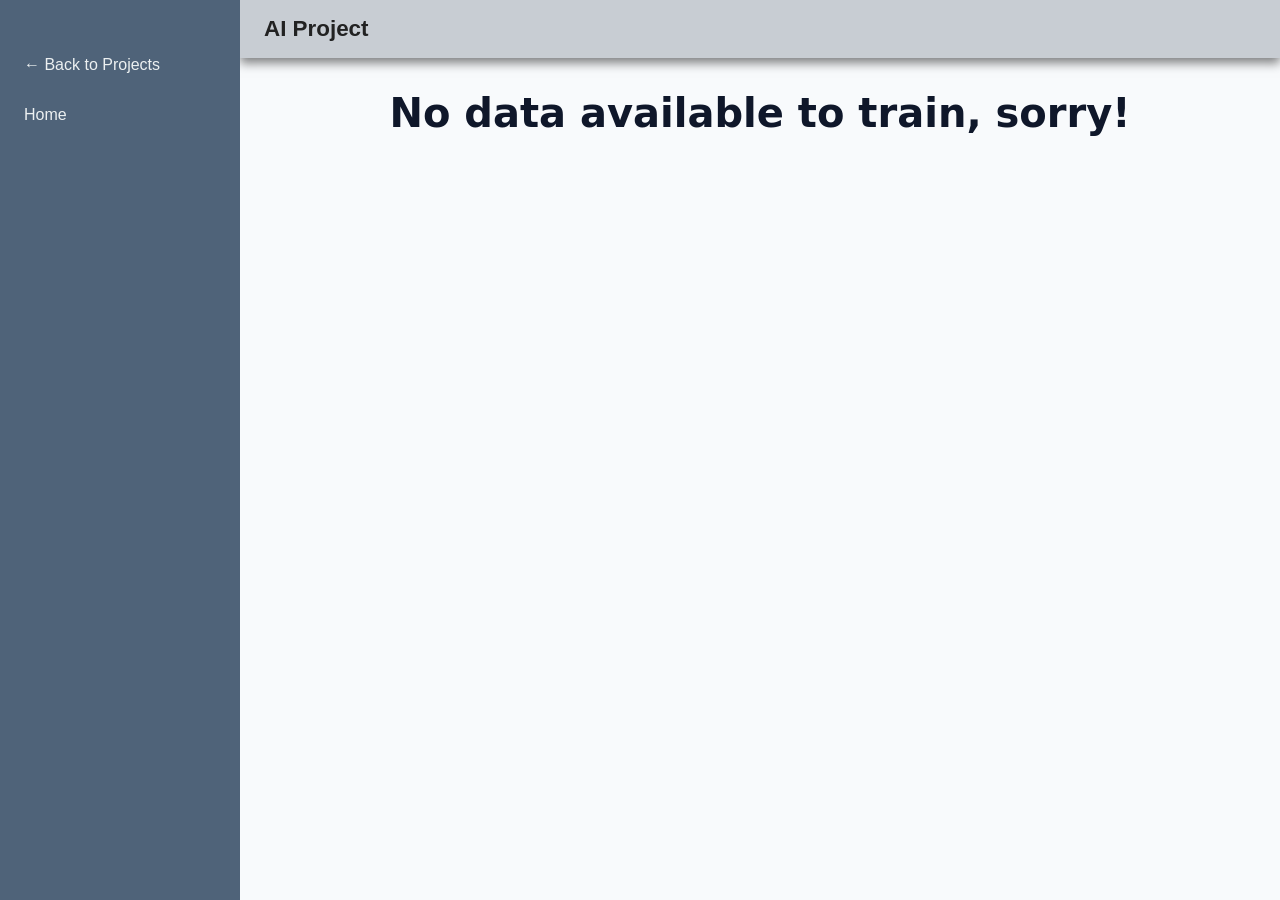
<file: projects/aiproject/train.html>
<!DOCTYPE html>
<html lang="en">
<head>
    <meta charset="UTF-8">
    <meta name="viewport" content="width=device-width, initial-scale=1.0">
    <title>Sujal Timalsina | AI</title>
    <link rel="stylesheet" href="../../css/projects.css">
    <link rel="stylesheet" href="style.css">
</head>
<body>
    <div class="project-layout">
        <aside class="project-sidebar">
            <ul>
                <li><a href="../../projects.html">← Back to Projects</a></li>
                <li><a href="../../index.html">Home</a></li>
            </ul>
        </aside>
        <div class="project-content">
            <header class="project-header">
                <button class="menu-toggle" aria-label="Menu">☰</button>
                <h1>AI Project</h1>
            </header>
            
            <main class="project-main">
                
                <div class="main-title">
                    <h1>No data available to train, sorry!</h1>
                </div>
                
            </main>
        </div>
    </div>
    <script src="../../js/projects.js"></script>
</body>
</html>
</file>
<file: css/style.css>
/* ===== RESET ===== */
* {
    margin: 0;
    padding: 0;
    box-sizing: border-box;
}

body {
    font-family: Arial, Helvetica, sans-serif;
    background-color: #f4f4f4;
    color: #333;
    line-height: 1.6;
}

/* ===== GLOBAL SMOOTH SCROLLING ===== */
html {
    scroll-behavior: smooth;
}

.box[id] {
    scroll-margin-top: 70px;
}

/* ===== CONTAINER ===== */
.container {
    width: 100%;
    background: #ffffff;
    min-height: 100vh;
}

/* ===== HEADER ===== */
header {
    background: linear-gradient(180deg, #2c3e50, #3a4a5a);
    color: #fff;
    padding: 20px;
    box-shadow: 0 4px 12px rgba(0, 0, 0, 0.1);
    border-bottom: 1px solid rgba(255, 255, 255, 0.1);
}

.site-header {
    display: flex;
    align-items: center;
    gap: 20px;
}

.site-logo {
    width: 70px;
    height: auto;
    object-fit: contain;
    filter: drop-shadow(1px 1px 0 #000)
            drop-shadow(2px 2px 0 #000);
}

.site-title h1 {
    color: #ffffff;
    font-size: 2.2rem;
    font-weight: 600;
    margin: 0;
    letter-spacing: 0.5px;
    text-shadow: 
        1px 1px 0 #000,
        2px 2px 0 #000;
}

header p {
    font-size: 1rem;
    color: #ccdbe9;
    margin-top: 6px;
    font-weight: 300;
    text-shadow: 
        1px 1px 0 #000,
        2px 2px 0 #000;
}

/* ===== NAV ===== */
nav {
    background: #4f6379;
    position: sticky;
    top: 0;
    z-index: 10;
    box-shadow: 0 5px 10px rgba(0, 0, 0, 0.5);
}

nav.no-shadow {
    box-shadow: none !important;
}

#full-nav ul {
    list-style: none;
    display: grid;
    grid-template-columns: repeat(4, 1fr);
    padding: 0 max(20px, min(100px, 6vw));
}

#full-nav ul li a {
    display: block;
    padding: 14px 20px;
    color: #ffffff;
    text-decoration: none;
    text-align: center;
    font-weight: 500;
    transition: background 0.2s, color 0.2s;
}

#full-nav ul li a.active {
    background: #c8cdd3;
    color: #222;
    font-weight: bold;
}

#full-nav ul li a:hover:not(.active) {
    background: #5f738b;
    color: #fff;
}

#collapsed-nav {
    display: none;
}

#mobile-drawer {
    display: none;
}

/* ===== ASIDE ===== */
aside {
    width: 250px;
    padding: 15px;
    background: #f0f0f0;
    border-right: 1px solid #ddd;
    position: sticky;
    top: 64px;
    height: calc(100vh - 48px);
}

aside h3 {
    margin-bottom: 10px;
    border-bottom: 1px solid #ccc;
    padding-bottom: 5px;
}

aside ul {
    list-style: square;
    margin-left: 20px;
}

aside ul li {
    margin-bottom: 8px;
}

aside ul li a {
    color: inherit;
    text-decoration: none;
    display: block;
    padding: 2px 0;
}

aside ul li a:hover {
    background-color: #e0e0e0;
}

/* ===== MAIN CONTENT ===== */
.main {
    display: flex;
    align-items: flex-start;
    gap: 20px;
    padding: 20px;
}

section.content {
    flex: 1;
    padding: 20px;
}

section.content h2 {
    margin-bottom: 10px;
}

/* ===== BOXES ===== */
.box {
    border: 1px solid #ccc;
    padding: 20px;
    margin-bottom: 20px;
    background: #fafafa;
    overflow: auto;
    border-radius: 5 px;
}

.box ul {
    list-style-position: inside;
}

.box video {
    max-width: 100%;
    height: auto;
    display: block;
}


/* ===== SKILLS ICONS ===== */
.skills-container {
    display: flex;
    flex-wrap: wrap;
    gap: 25px;
    margin-top: 20px;
}

.skill {
    display: flex;
    flex-direction: column;
    align-items: center;
    width: 80px;
}

.skill img {
    width: 50px;
    height: 50px;
    object-fit: contain;
    transition: transform 0.3s ease;
}

.skill img:hover {
    transform: scale(1.15);
}

.skill span {
    margin-top: 8px;
    font-size: 14px;
}

/* ===== SPECIAL BOX STYLES ===== */
.overview-box {
    background: #f0f7ff;
    border-left: 5px solid #2c3e50;
}

.current-box {
    background: #fff9e6;
    border: 1px solid #f1c40f;
}

.more-content {
    display: none;
    margin-top: 10px;
}

.read-more-btn {
    display: inline-block;
    margin: 8px 0;
    cursor: pointer;
    color: #2c3e50;
}

/* ===== ABOUT IMAGE BOX ===== */
.about-image-box {
    float: right;
    width: 250px;
    padding: 8px;
    margin-left: 25px;
    margin-bottom: 15px;
    border: 1px solid #ccc;
    border-radius: 8px;
    background: #fff;
    box-shadow: 0 4px 10px rgba(0,0,0,0.1);
    text-align: center;
}

.about-image-box img {
    width: 100%;
    height: auto;
    border-radius: 6px;
    display: block;
}

/* ===== SECTION DIVIDER ===== */
.section-divider {
    border: 0;
    height: 4px;
    background: linear-gradient(to right, transparent, #888, transparent);
    margin: 40px 0;
}

/* ===== FOOTER ===== */
footer {
    background: #222;
    color: #ccc;
    text-align: center;
    padding: 15px;
    font-size: 14px;
}

/* Social icons container */
footer .social-icons {
    margin-bottom: 45px;
    opacity: 0.8;
}

footer .social-icons a {
    display: inline-block;
    margin: 0 10px;
    transition: opacity 0.2s;
}

footer .social-icons a:hover {
    opacity: 0.8;
}

footer .social-icons img {
    width: 30px;
    height: auto;
    display: block;
}

/* Footer links (About, Privacy, etc.) */
footer .footer-links {
    margin-top: 25px;
    margin-bottom: 5px;
}

footer .footer-links a {
    color: lightgray;
    text-decoration: none;
    margin: 0 20px;
    transition: color 0.2s;
}

footer .footer-links a:hover {
    color: white;
    text-decoration: underline;
}

/* Copyright line */
footer .copyright {
    margin-top: 0;
    color: lightgray;
}

.aside-disabled {
    pointer-events: none;
}

@media (max-width: 768px) {
    header {
        border-bottom: 3px solid #4f6379;
    }

    #full-nav {
        display: none;
    }

    #collapsed-nav {
        display: grid;
        grid-template-columns: 1fr;
        background: #4f6379;
        padding: 0 max(20px, min(100px, 6vw));
    }
    #collapsed-nav .current-page {
        display: block;
        padding: 14px 20px;
        text-align: center;
        background: #c8cdd3;
        color: #222;
        font-weight: bold;
        border: 2px solid #2c3e50;
        border-radius: 4px;
    }

    #collapsed-nav .nav-toggle {
        position: absolute;
        top: 1px;
        right: calc(max(20px, min(100px, 6vw)) + 1px);
        height: 55px;
        width: 55px;
        background: #466d9e;
        color: white;
        border: none;
        border-radius: 2px;
        font-size: 20px;
        cursor: pointer;
        z-index: 11;
        box-shadow: 0 2px 4px rgba(0,0,0,0.2), inset 0 1px 0 rgba(255,255,255,0.3);
    }

    #mobile-drawer {
        display: none;
        position: sticky;
        top: 58px;
        z-index: 1000;
        background: transparent;
        padding: 2px max(20px, min(100px, 6vw));
        margin: 0;
        overflow: hidden;
        max-height: 0;
        transition: max-height 0.5s ease-out;
        grid-template-columns: 1fr;
        gap: 2px;
    }

    #mobile-drawer a {
        display: block;
        padding: 14px 20px;
        text-align: center;
        background: #c8cdd3;
        color: #222;
        font-weight: bold;
        border: 2px solid #2c3e50;
        border-radius: 4px;
        text-decoration: none;
    }

    aside {
        display: block;
        position: static;
        width: calc(100% - 36px);
        margin: -5px 20px -25px 20px;
        background: #f0f0f0;
        border-right: none;
        border-bottom: 1px solid #ddd;
        height: auto;
    }

    aside h3 {
        text-align: center;
    }

    aside ul {
        padding-left: 7px;
    }

    .main {
        flex-direction: column;
    }

    /* Single box‑blur rule */
    .box-blur {
        filter: blur(4px);
        transition: filter 0.3s ease;
    }

    footer .footer-links a {
        margin: 0 10px;
    }
}

@media (max-width: 480px) {
    aside {
        display: block;
        position: static;
        width: calc(100% - 40px);
        margin: 10px 20px -30px 20px;
        background: #f0f0f0;
        border-right: none;
        border-bottom: 1px solid #ddd;
        height: auto;
    }

    .main {
        padding: 2px;
    }
}

@media (max-width: 426px) {
    .site-header {
        display: grid;
        grid-template-areas:
            "title title"
            "logo text";
        grid-template-columns: auto 1fr;
        gap: 10px;
        align-items: center;
    }

    .site-logo {
        grid-area: logo;
        margin-top: -100px;
        justify-self: start;
    }

    .site-title {
        grid-area: title;
        text-align: left;
    }

    header p {
        grid-area: text;
        margin-top: 0;
        text-align: left;
        padding-left: 80px;
        padding-top: 10px;
    }

    footer .footer-links a {
        margin: 0 5px;
    }
}
</file>
<file: css/projects.css>
* {
    margin: 0;
    padding: 0;
    box-sizing: border-box;
}

body {
    margin: 0;
    font-family: sans-serif;
}

.project-layout {
    display: grid;
    grid-template-columns: 240px 1fr;
    height: 100vh;
    overflow: hidden;
}

.project-sidebar {
    background-color: #4f6379;
    color: #ecf0f1;
    padding: 2rem 1rem;
    overflow-y: auto;
}

.project-sidebar ul {
    list-style: none;
}

.project-sidebar li {
    margin: 1rem 0;
}

.project-sidebar a {
    color: #ecf0f1;
    text-decoration: none;
    display: block;
    padding: 0.5rem;
    border-radius: 6px;
    transition: background 0.2s;
}

.project-sidebar a:hover {
    background: #34495e;
}

.project-content {
    display: flex;
    flex-direction: column;
    overflow-y: auto;
}

.project-header {
    background: #c8cdd3;
    padding: 1rem 1.5rem;
    position: sticky;
    top: 0;
    z-index: 10;
    display: flex;
    align-items: center;
    gap: 1rem;
    box-shadow: 0 5px 10px rgba(0, 0, 0, 0.5);
}

.project-header h1 {
    margin: 0;
    font-size: 1.4rem;
    flex: 1;
    color: #222;
}

/* Menu toggle - hidden on desktop */
.menu-toggle {
    display: none;
    width: 36px;
    height: 36px;
    border: none;
    border-radius: 6px;
    font-size: 1.4rem;
    color: #fff;
    background: #4f6379;
    cursor: pointer;
    align-items: center;
    justify-content: center;
    transition: background 0.2s, transform 0.3s ease;
    line-height: 1;
    box-shadow: 0 2px 6px rgba(0, 0, 0, 0.1);
}

.menu-toggle:hover {
    background: #5d728b;
}

@media (max-width: 768px) {
    .project-layout {
        grid-template-columns: 1fr;
        height: auto;
        overflow: visible;
    }

    .project-header {
        padding-left: 10px;
    }

    .menu-toggle {
        display: inline-flex;
        position: relative;
        margin-left: 1rem;
        z-index: 1002;
    }

    .project-layout.sidebar-open .menu-toggle {
        transform: translateX(240px);
    }

    .project-sidebar {
        position: fixed;
        top: 0;
        left: -240px;
        width: 240px;
        height: 100%;
        z-index: 1000;
        transition: left 0.3s ease;
        box-shadow: none;
    }

    .project-sidebar.open {
        left: 0;
        box-shadow: 2px 0 12px rgba(0, 0, 0, 0.2);
    }

    .project-content {
        overflow-y: visible;
    }

    .project-layout.sidebar-open .project-header h1,
    .project-layout.sidebar-open .project-main {
        filter: blur(4px);
        transition: filter 0.3s ease;
    }
}
</file>
<file: projects/aiproject/style.css>
.project-main {
    flex: 1;
    background: #f8fafc;
    color: #1e293b;
    font-family: system-ui, -apple-system, 'Segoe UI', Roboto, sans-serif;
    padding: 2rem;
    overflow-y: auto;
}

.main-title {
    text-align: center;
    margin-bottom: 3rem;
}
.main-title h1 {
    font-size: 2.5rem;
    margin-bottom: 0.5rem;
    color: #0f172a;
}
.tagline {
    font-size: 1.2rem;
    color: #475569;
}

.cta-section {
    background: linear-gradient(135deg, #2c3e50 0%, #1e2a36 100%);
    color: white;
    border-radius: 1rem;
    padding: 2rem;
    text-align: center;
}
.cta-section h2 {
    font-size: 1.8rem;
    margin-bottom: 0.5rem;
}
.cta-section p {
    margin-bottom: 1.5rem;
    opacity: 0.9;
}
.cta-button {
    display: inline-block;
    background-color: white;
    color: #2c3e50;
    text-decoration: none;
    padding: 0.75rem 2rem;
    border-radius: 9999px;
    font-weight: bold;
    transition: background-color 0.2s, transform 0.1s;
}
.cta-button:hover {
    background-color: #f0f2f5;
    transform: scale(1.02);
}

/* Simple box (replaces the three cards) */
.simple-feature-box {
    max-width: 720px;
    margin: 0 auto 2rem auto;
    background: #ffffff;
    border: 1px solid #e2e8f0;
    border-radius: 1rem;
    padding: 2rem;
    box-shadow: 0 2px 8px rgba(0, 0, 0, 0.04);
}

.simple-feature-box ul {
    list-style: none;
    padding: 0;
    margin: 0;
}

.simple-feature-box li {
    margin-bottom: 1.5rem;
    padding-left: 1.5rem;
    position: relative;
    line-height: 1.5;
    color: #1e293b;
}

.simple-feature-box li:last-child {
    margin-bottom: 0;
}

.simple-feature-box li::before {
    content: "•";
    position: absolute;
    left: 0;
    color: #2c3e50;
    font-weight: bold;
    font-size: 1.2rem;
}

.simple-feature-box strong {
    color: #0f172a;
}
</file>
<file: css/privacy.css>
body {
    font-family: Arial, sans-serif;
    line-height: 1.6;
    background: #f4f4f4;
    margin: 0;
    padding: 20px;
    color: #333;
}

.policy-container {
    margin: 30px;
    background: white;
    border: 1px solid #ddd;
    border-radius: 8px;
    padding: 60px;
    box-shadow: 0 2px 10px rgba(0,0,0,0.05);
}

h1 {
    font-size: 2rem;
    border-bottom: 2px solid #2c3e50;
    padding-bottom: 10px;
    margin-top: 0;
}

h2 {
    font-size: 1.3rem;
    margin-top: 25px;
    color: #2c3e50;
}

a {
    color: #2c3e50;
}

.back-link {
    display: inline-block;
    margin-top: 30px;
    padding: 8px 16px;
    background: #2c3e50;
    color: white;
    text-decoration: none;
    border-radius: 4px;
    font-size: 0.9rem;
}

.back-link:hover {
    background: #3a4a5a;
}

.note {
    background: #f9f9f9;
    border-left: 4px solid #2c3e50;
    padding: 10px 15px;
    margin: 20px 0;
    font-size: 0.9rem;
}
</file>
